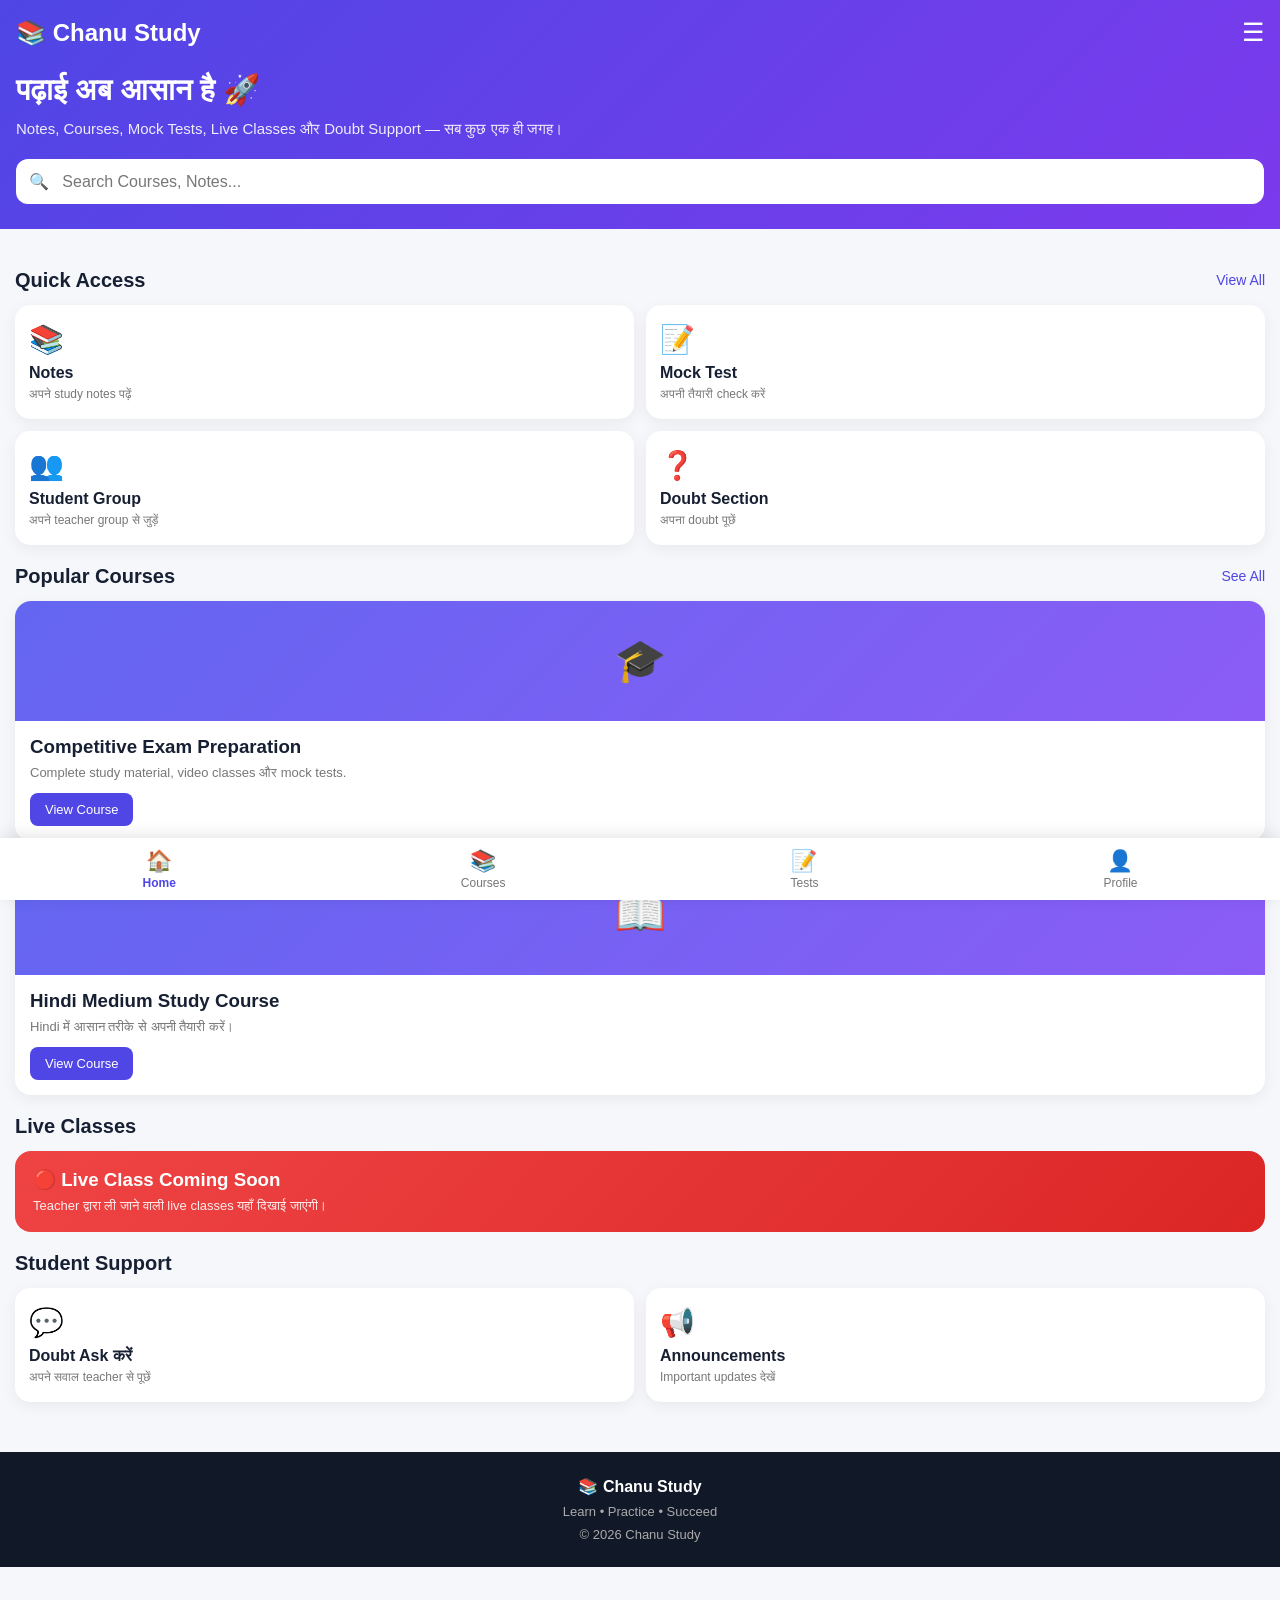
<file: index.html>
<!DOCTYPE html><!DOCTYPE html>
<html lang="hi">
<head>
<meta charset="UTF-8">
<meta name="viewport" content="width=device-width, initial-scale=1.0">

<title>Chanu Study</title>

<style>
*{
  margin:0;
  padding:0;
  box-sizing:border-box;
  font-family:Arial,sans-serif;
}

body{
  background:#f5f7fb;
  color:#172033;
}

/* HEADER */
header{
  background:linear-gradient(135deg,#4f46e5,#7c3aed);
  color:white;
  padding:18px 16px 25px;
}

.top{
  display:flex;
  align-items:center;
  justify-content:space-between;
}

.logo{
  font-size:24px;
  font-weight:bold;
}

.menu{
  font-size:25px;
}

/* HERO */
.hero{
  margin-top:25px;
}

.hero h1{
  font-size:30px;
  margin-bottom:10px;
}

.hero p{
  font-size:15px;
  opacity:.9;
  line-height:1.5;
}

.search{
  margin-top:18px;
  background:white;
  border-radius:12px;
  padding:13px;
  color:#777;
}

/* MAIN */
main{
  padding:20px 15px;
}

.section-title{
  display:flex;
  justify-content:space-between;
  align-items:center;
  margin:20px 0 13px;
}

.section-title h2{
  font-size:20px;
}

.section-title span{
  color:#4f46e5;
  font-size:14px;
}

/* QUICK MENU */
.quick{
  display:grid;
  grid-template-columns:repeat(2,1fr);
  gap:12px;
}

.card{
  background:white;
  padding:18px 14px;
  border-radius:15px;
  box-shadow:0 4px 15px rgba(0,0,0,.06);
}

.icon{
  font-size:28px;
  margin-bottom:8px;
}

.card h3{
  font-size:16px;
  margin-bottom:5px;
}

.card p{
  font-size:12px;
  color:#777;
}

/* COURSE */
.course{
  background:white;
  border-radius:16px;
  margin-bottom:14px;
  overflow:hidden;
  box-shadow:0 4px 15px rgba(0,0,0,.06);
}

.course-img{
  height:120px;
  background:linear-gradient(135deg,#6366f1,#8b5cf6);
  display:flex;
  align-items:center;
  justify-content:center;
  color:white;
  font-size:42px;
}

.course-content{
  padding:15px;
}

.course-content h3{
  margin-bottom:7px;
}

.course-content p{
  font-size:13px;
  color:#777;
}

.btn{
  display:inline-block;
  margin-top:12px;
  padding:9px 15px;
  background:#4f46e5;
  color:white;
  border-radius:8px;
  text-decoration:none;
  font-size:13px;
}

/* LIVE */
.live{
  background:linear-gradient(135deg,#ef4444,#dc2626);
  color:white;
  padding:18px;
  border-radius:16px;
  margin-top:10px;
}

.live h3{
  margin-bottom:7px;
}

.live p{
  font-size:13px;
  opacity:.9;
}

/* FOOTER */
footer{
  background:#111827;
  color:white;
  text-align:center;
  padding:25px 15px;
  margin-top:30px;
}

footer p{
  font-size:13px;
  color:#aaa;
  margin-top:8px;
}

/* BOTTOM NAV */
.bottom-nav{
  position:fixed;
  bottom:0;
  left:0;
  right:0;
  background:white;
  height:62px;
  display:flex;
  justify-content:space-around;
  align-items:center;
  box-shadow:0 -3px 15px rgba(0,0,0,.1);
}

.nav-item{
  text-align:center;
  font-size:12px;
  color:#777;
}

.nav-item.active{
  color:#4f46e5;
  font-weight:bold;
}

.nav-icon{
  font-size:21px;
  display:block;
  margin-bottom:3px;
}

body{
  padding-bottom:70px;
}
</style>
</head>

<body>

<header>

  <div class="top">
    <div class="logo">📚 Chanu Study</div>
    <div class="menu">☰</div>
  </div>

  <div class="hero">
    <h1>पढ़ाई अब आसान है 🚀</h1>
    <p>
      Notes, Courses, Mock Tests, Live Classes और Doubt Support —
      सब कुछ एक ही जगह।
    </p>

    <div class="search">
      🔍 &nbsp; Search Courses, Notes...
    </div>
  </div>

</header>


<main>

  <!-- QUICK ACCESS -->
  <div class="section-title">
    <h2>Quick Access</h2>
    <span>View All</span>
  </div>

  <div class="quick">

    <div class="card">
      <div class="icon">📚</div>
      <h3>Notes</h3>
      <p>अपने study notes पढ़ें</p>
    </div>

    <div class="card">
      <div class="icon">📝</div>
      <h3>Mock Test</h3>
      <p>अपनी तैयारी check करें</p>
    </div>

    <div class="card">
      <div class="icon">👥</div>
      <h3>Student Group</h3>
      <p>अपने teacher group से जुड़ें</p>
    </div>

    <div class="card">
      <div class="icon">❓</div>
      <h3>Doubt Section</h3>
      <p>अपना doubt पूछें</p>
    </div>

  </div>


  <!-- COURSES -->
  <div class="section-title">
    <h2>Popular Courses</h2>
    <span>See All</span>
  </div>

  <div class="course">

    <div class="course-img">
      🎓
    </div>

    <div class="course-content">
      <h3>Competitive Exam Preparation</h3>
      <p>
        Complete study material, video classes और mock tests.
      </p>

      <a href="#" class="btn">View Course</a>
    </div>

  </div>


  <div class="course">

    <div class="course-img">
      📖
    </div>

    <div class="course-content">
      <h3>Hindi Medium Study Course</h3>
      <p>
        Hindi में आसान तरीके से अपनी तैयारी करें।
      </p>

      <a href="#" class="btn">View Course</a>
    </div>

  </div>


  <!-- LIVE CLASS -->
  <div class="section-title">
    <h2>Live Classes</h2>
  </div>

  <div class="live">
    <h3>🔴 Live Class Coming Soon</h3>
    <p>
      Teacher द्वारा ली जाने वाली live classes यहाँ दिखाई जाएंगी।
    </p>
  </div>


  <!-- STUDENT SUPPORT -->
  <div class="section-title">
    <h2>Student Support</h2>
  </div>

  <div class="quick">

    <div class="card">
      <div class="icon">💬</div>
      <h3>Doubt Ask करें</h3>
      <p>अपने सवाल teacher से पूछें</p>
    </div>

    <div class="card">
      <div class="icon">📢</div>
      <h3>Announcements</h3>
      <p>Important updates देखें</p>
    </div>

  </div>

</main>


<footer>

  <strong>📚 Chanu Study</strong>

  <p>
    Learn • Practice • Succeed
  </p>

  <p>
    © 2026 Chanu Study
  </p>

</footer>


<!-- BOTTOM NAVIGATION -->

<div class="bottom-nav">

  <div class="nav-item active">
    <span class="nav-icon">🏠</span>
    Home
  </div>

  <div class="nav-item">
    <span class="nav-icon">📚</span>
    Courses
  </div>

  <div class="nav-item">
    <span class="nav-icon">📝</span>
    Tests
  </div>

  <div class="nav-item">
    <span class="nav-icon">👤</span>
    Profile
  </div>

</div>

</body>
</html>
<html>

<head>
  <meta charset="UTF-8">
  <meta name="viewport" content="width=device-width, initial-scale=1">
  <title></title>
</head>

<body>
  
</body>

</html>
</file>
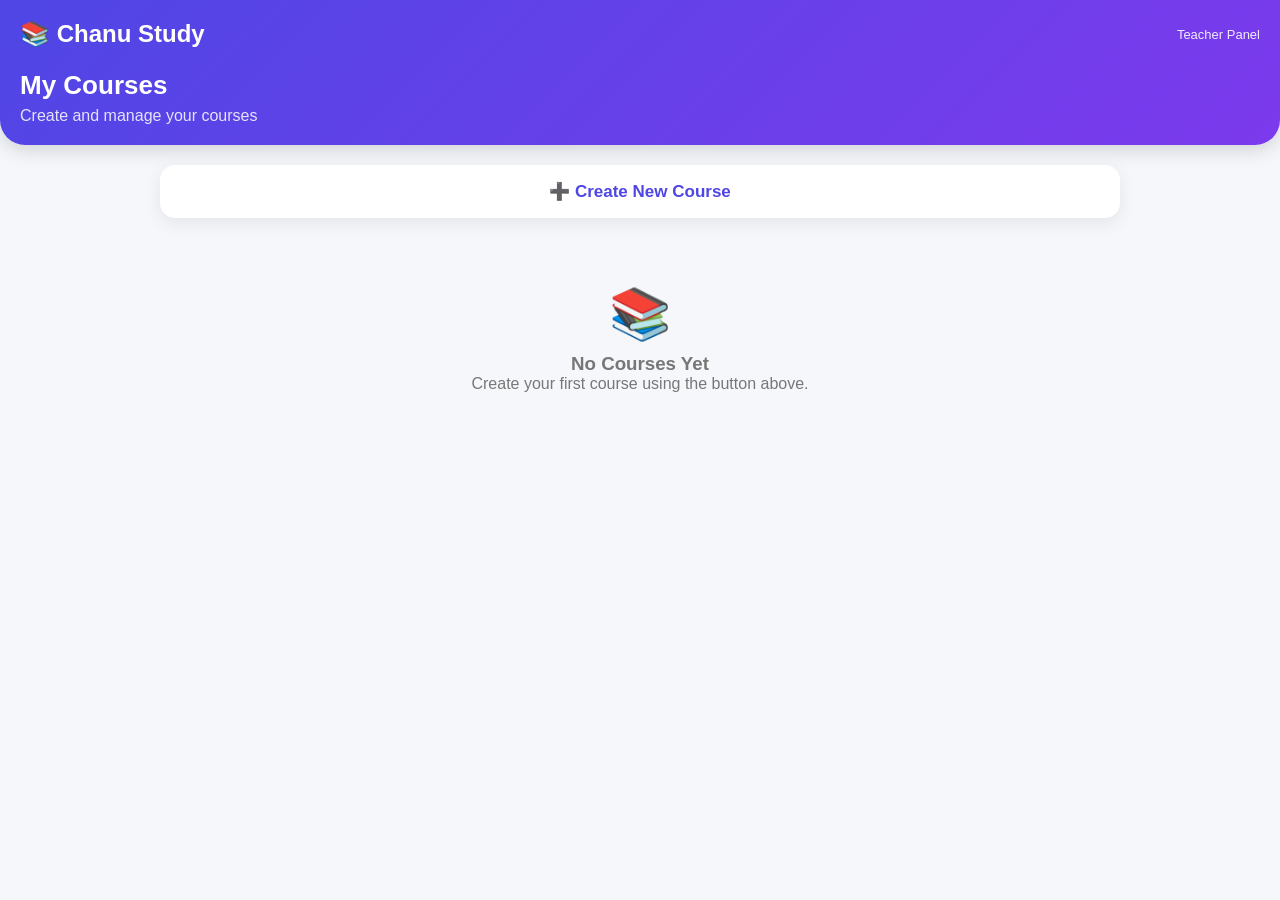
<file: course.html>
<!DOCTYPE html><!DOCTYPE html>
<html lang="hi">
<head>
<meta charset="UTF-8">
<meta name="viewport" content="width=device-width, initial-scale=1.0">

<title>Chanu Study - Courses</title>

<style>
*{
  margin:0;
  padding:0;
  box-sizing:border-box;
  font-family:Arial, sans-serif;
}

body{
  background:#f5f7fb;
  color:#182033;
}

/* HEADER */
header{
  background:linear-gradient(135deg,#4f46e5,#7c3aed);
  color:white;
  padding:20px;
  border-radius:0 0 25px 25px;
  box-shadow:0 5px 20px rgba(0,0,0,.15);
}

.header-top{
  display:flex;
  justify-content:space-between;
  align-items:center;
}

.logo{
  font-size:24px;
  font-weight:bold;
}

.teacher{
  font-size:13px;
  opacity:.9;
}

.header-title{
  margin-top:22px;
}

.header-title h1{
  font-size:26px;
}

.header-title p{
  margin-top:6px;
  opacity:.85;
}

/* MAIN */
.container{
  padding:20px;
  max-width:1000px;
  margin:auto;
}

/* ADD BUTTON */
.add-btn{
  width:100%;
  padding:16px;
  border:0;
  border-radius:15px;
  background:#fff;
  color:#4f46e5;
  font-size:17px;
  font-weight:bold;
  box-shadow:0 5px 18px rgba(0,0,0,.08);
  cursor:pointer;
  margin-bottom:22px;
}

.add-btn:active{
  transform:scale(.98);
}

/* FORM */
.form-box{
  display:none;
  background:white;
  padding:20px;
  border-radius:20px;
  box-shadow:0 8px 25px rgba(0,0,0,.08);
  margin-bottom:25px;
}

.form-box h2{
  margin-bottom:18px;
}

input, textarea, select{
  width:100%;
  padding:13px;
  margin-bottom:13px;
  border:1px solid #ddd;
  border-radius:12px;
  outline:none;
  font-size:15px;
}

textarea{
  height:90px;
  resize:none;
}

.save-btn{
  width:100%;
  padding:14px;
  border:0;
  border-radius:12px;
  background:#4f46e5;
  color:white;
  font-size:16px;
  font-weight:bold;
  cursor:pointer;
}

/* COURSE GRID */
.course-grid{
  display:grid;
  grid-template-columns:repeat(auto-fit,minmax(260px,1fr));
  gap:18px;
}

.course-card{
  background:white;
  border-radius:20px;
  overflow:hidden;
  box-shadow:0 6px 20px rgba(0,0,0,.08);
}

.course-img{
  width:100%;
  height:150px;
  object-fit:cover;
  background:#e5e7eb;
}

.course-content{
  padding:17px;
}

.course-content h3{
  font-size:19px;
  margin-bottom:7px;
}

.course-content p{
  color:#6b7280;
  font-size:14px;
  line-height:1.5;
}

.subject{
  display:inline-block;
  margin:10px 0;
  padding:6px 10px;
  background:#eef2ff;
  color:#4f46e5;
  border-radius:20px;
  font-size:12px;
  font-weight:bold;
}

.price{
  font-size:18px;
  font-weight:bold;
  margin-top:5px;
}

.actions{
  display:flex;
  gap:8px;
  margin-top:15px;
}

.actions button{
  flex:1;
  padding:10px;
  border:0;
  border-radius:10px;
  cursor:pointer;
  font-weight:bold;
}

.edit{
  background:#eef2ff;
  color:#4f46e5;
}

.delete{
  background:#fee2e2;
  color:#dc2626;
}

/* EMPTY */
.empty{
  text-align:center;
  padding:45px 20px;
  color:#777;
}

.empty-icon{
  font-size:50px;
  margin-bottom:10px;
}

/* MOBILE */
@media(max-width:600px){
  .container{
    padding:15px;
  }

  .course-grid{
    grid-template-columns:1fr;
  }
}
</style>
</head>

<body>

<header>

  <div class="header-top">
    <div class="logo">📚 Chanu Study</div>
    <div class="teacher">Teacher Panel</div>
  </div>

  <div class="header-title">
    <h1>My Courses</h1>
    <p>Create and manage your courses</p>
  </div>

</header>


<div class="container">

  <!-- NEW COURSE BUTTON -->

  <button class="add-btn" onclick="openForm()">
    ➕ Create New Course
  </button>


  <!-- COURSE FORM -->

  <div class="form-box" id="courseForm">

    <h2 id="formTitle">Create New Course</h2>

    <input
      type="text"
      id="courseName"
      placeholder="Course Name"
    >

    <input
      type="text"
      id="subject"
      placeholder="Subject / Class"
    >

    <textarea
      id="description"
      placeholder="Course description..."
    ></textarea>

    <select id="priceType">
      <option value="Free">Free Course</option>
      <option value="Paid">Paid Course</option>
    </select>

    <input
      type="number"
      id="price"
      placeholder="Price (₹) - Paid course ke liye"
    >

    <input
      type="text"
      id="image"
      placeholder="Course Image URL"
    >

    <button class="save-btn" onclick="saveCourse()">
      💾 Save Course
    </button>

  </div>


  <!-- COURSE LIST -->

  <div id="courseList" class="course-grid"></div>

</div>


<script>

let courses = JSON.parse(localStorage.getItem("chanuCourses")) || [];

let editIndex = -1;


/* OPEN FORM */

function openForm(){

  document.getElementById("courseForm").style.display = "block";

  document.getElementById("courseName").focus();

}


/* SAVE COURSE */

function saveCourse(){

  const name =
    document.getElementById("courseName").value.trim();

  const subject =
    document.getElementById("subject").value.trim();

  const description =
    document.getElementById("description").value.trim();

  const priceType =
    document.getElementById("priceType").value;

  const price =
    document.getElementById("price").value;

  const image =
    document.getElementById("image").value.trim();


  if(!name){

    alert("Please enter course name");

    return;

  }


  const course = {

    name:name,

    subject:subject || "General",

    description:
      description || "Welcome to this course.",

    priceType:priceType,

    price:
      priceType === "Free"
      ? "Free"
      : "₹" + (price || "0"),

    image:
      image ||
      "https://images.unsplash.com/photo-1523240795612-9a054b0db644?auto=format&fit=crop&w=800&q=80"

  };


  if(editIndex === -1){

    courses.push(course);

  }else{

    courses[editIndex] = course;

    editIndex = -1;

    document.getElementById("formTitle").innerText =
      "Create New Course";

  }


  localStorage.setItem(
    "chanuCourses",
    JSON.stringify(courses)
  );


  clearForm();

  document.getElementById("courseForm").style.display = "none";

  displayCourses();

}


/* DISPLAY COURSES */

function displayCourses(){

  const list =
    document.getElementById("courseList");


  if(courses.length === 0){

    list.innerHTML = `

      <div class="empty">

        <div class="empty-icon">📚</div>

        <h3>No Courses Yet</h3>

        <p>Create your first course using the button above.</p>

      </div>

    `;

    return;

  }


  list.innerHTML = "";


  courses.forEach((course,index)=>{

    list.innerHTML += `

      <div class="course-card">

        <img
          class="course-img"
          src="${course.image}"
          onerror="this.src='https://images.unsplash.com/photo-1523240795612-9a054b0db644?auto=format&fit=crop&w=800&q=80'"
        >

        <div class="course-content">

          <span class="subject">
            ${course.subject}
          </span>

          <h3>
            ${course.name}
          </h3>

          <p>
            ${course.description}
          </p>

          <div class="price">
            ${course.price}
          </div>

          <div class="actions">

            <button
              class="edit"
              onclick="editCourse(${index})"
            >
              ✏️ Edit
            </button>

            <button
              class="delete"
              onclick="deleteCourse(${index})"
            >
              🗑️ Delete
            </button>

          </div>

        </div>

      </div>

    `;

  });

}


/* EDIT */

function editCourse(index){

  const course = courses[index];

  document.getElementById("courseForm").style.display =
    "block";

  document.getElementById("formTitle").innerText =
    "Edit Course";

  document.getElementById("courseName").value =
    course.name;

  document.getElementById("subject").value =
    course.subject;

  document.getElementById("description").value =
    course.description;

  document.getElementById("priceType").value =
    course.priceType;

  document.getElementById("price").value =
    course.priceType === "Paid"
    ? course.price.replace("₹","")
    : "";

  document.getElementById("image").value =
    course.image;

  editIndex = index;

  window.scrollTo({
    top:250,
    behavior:"smooth"
  });

}


/* DELETE */

function deleteCourse(index){

  const confirmDelete =
    confirm("Delete this course?");

  if(!confirmDelete) return;


  courses.splice(index,1);


  localStorage.setItem(
    "chanuCourses",
    JSON.stringify(courses)
  );


  displayCourses();

}


/* CLEAR FORM */

function clearForm(){

  document.getElementById("courseName").value = "";

  document.getElementById("subject").value = "";

  document.getElementById("description").value = "";

  document.getElementById("priceType").value = "Free";

  document.getElementById("price").value = "";

  document.getElementById("image").value = "";

}


/* LOAD */

displayCourses();

</script>

</body>
</html>
<html>

<head>
  <meta charset="UTF-8">
  <meta name="viewport" content="width=device-width, initial-scale=1">
  <title></title>
</head>

<body>
  
</body>

</html>
</file>
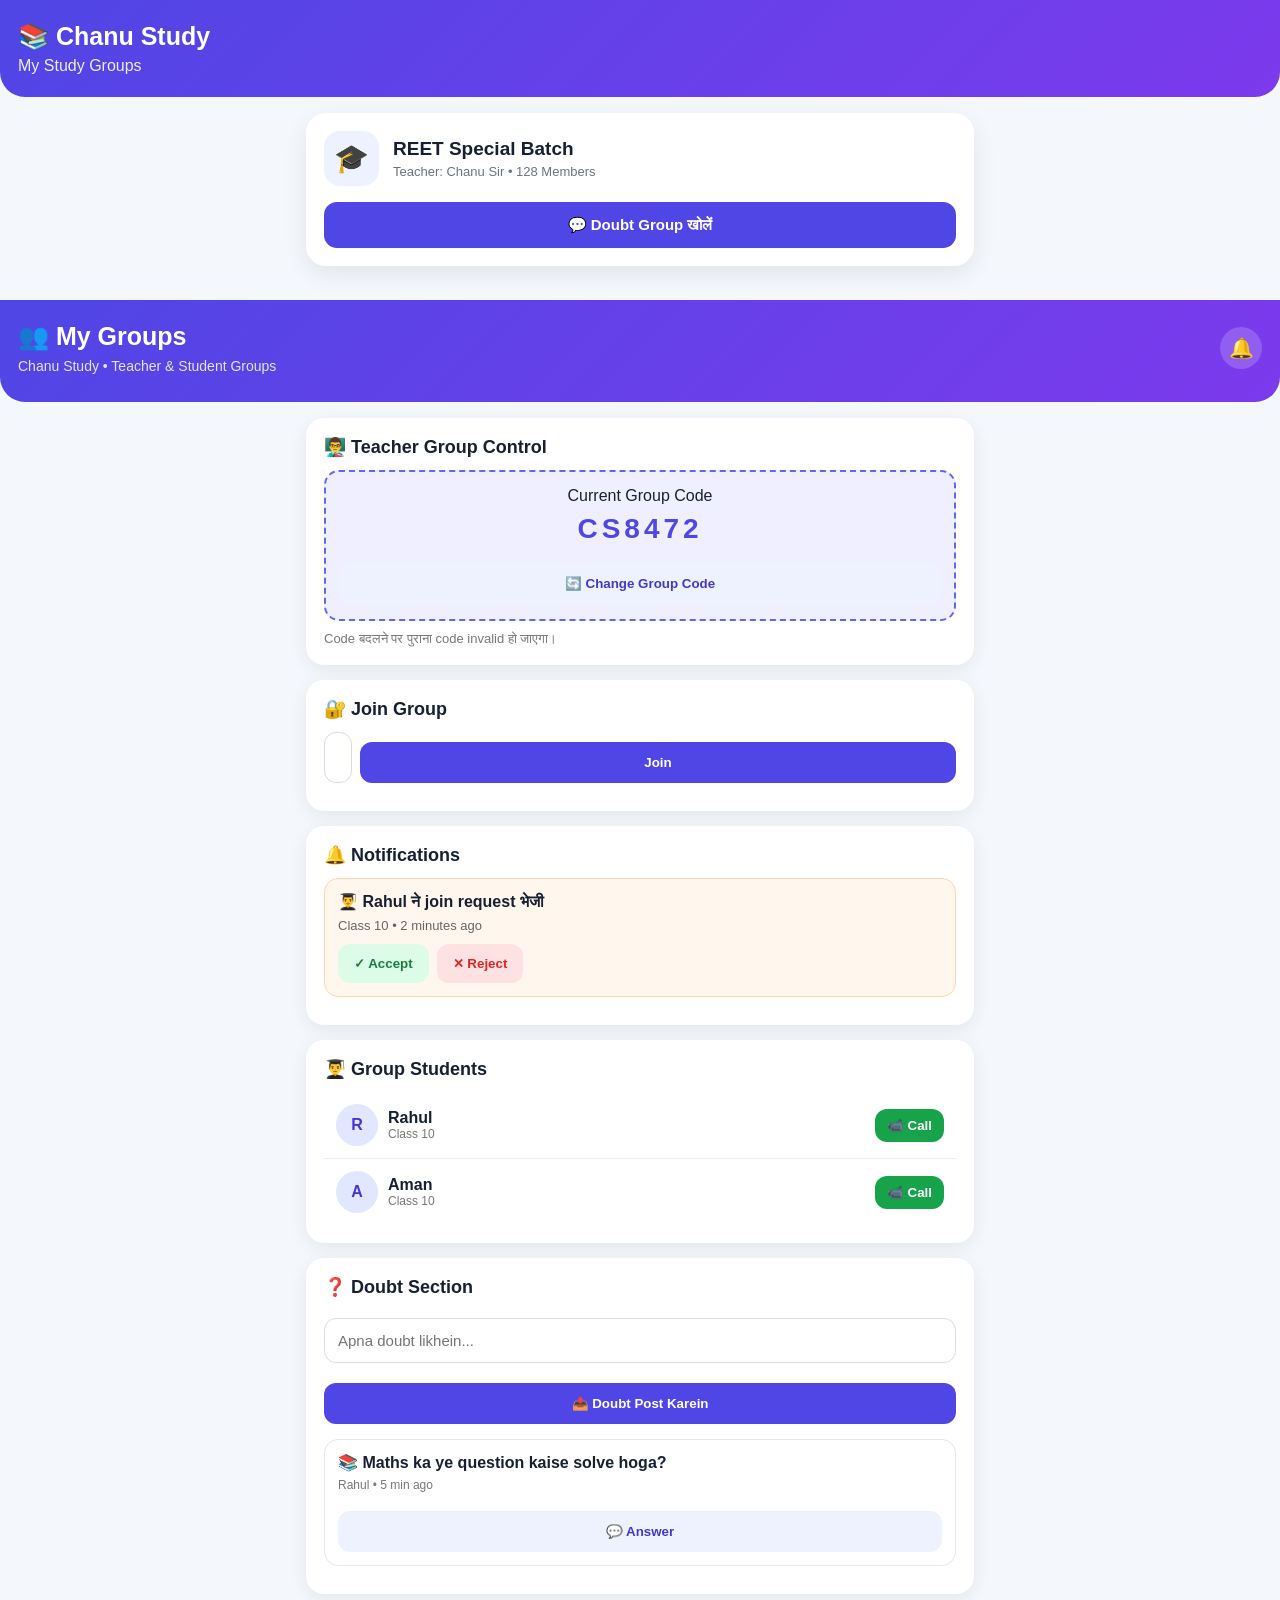
<file: group.html>
<!DOCTYPE html><!DOCTYPE html>
<html lang="hi">
<head>
<meta charset="UTF-8">
<meta name="viewport" content="width=device-width, initial-scale=1.0">

<title>Chanu Study - Groups</title>

<style>
*{
    margin:0;
    padding:0;
    box-sizing:border-box;
    font-family:Arial,sans-serif;
}

body{
    background:#f4f7fb;
    color:#172033;
}

/* HEADER */
.header{
    background:linear-gradient(135deg,#4f46e5,#7c3aed);
    color:white;
    padding:22px 18px;
    border-radius:0 0 25px 25px;
}

.header h1{
    font-size:25px;
}

.header p{
    margin-top:6px;
    opacity:.9;
}

/* CONTAINER */
.container{
    max-width:700px;
    margin:auto;
    padding:18px;
}

/* GROUP CARD */
.group-card{
    background:white;
    border-radius:20px;
    padding:18px;
    margin-bottom:18px;
    box-shadow:0 8px 25px rgba(0,0,0,.08);
}

.group-top{
    display:flex;
    align-items:center;
    gap:14px;
}

.group-icon{
    width:55px;
    height:55px;
    border-radius:16px;
    background:#eef2ff;
    display:flex;
    align-items:center;
    justify-content:center;
    font-size:28px;
}

.group-info h2{
    font-size:19px;
}

.group-info p{
    color:#6b7280;
    font-size:13px;
    margin-top:4px;
}

/* BUTTON */
button{
    border:0;
    cursor:pointer;
}

.doubt-btn{
    width:100%;
    margin-top:16px;
    padding:14px;
    border-radius:13px;
    background:#4f46e5;
    color:white;
    font-size:15px;
    font-weight:bold;
}

.doubt-btn:hover{
    opacity:.9;
}

/* MODAL */
.modal{
    display:none;
    position:fixed;
    inset:0;
    background:rgba(0,0,0,.55);
    z-index:100;
    padding:20px;
    overflow:auto;
}

.modal-box{
    max-width:600px;
    margin:30px auto;
    background:white;
    border-radius:22px;
    padding:20px;
}

.modal-head{
    display:flex;
    justify-content:space-between;
    align-items:center;
    margin-bottom:18px;
}

.close{
    background:#f1f5f9;
    width:35px;
    height:35px;
    border-radius:50%;
    font-size:20px;
}

/* DOUBT GROUP */
.doubt-banner{
    background:linear-gradient(135deg,#eef2ff,#f5f3ff);
    padding:16px;
    border-radius:17px;
    margin-bottom:15px;
}

.doubt-banner h3{
    color:#4338ca;
}

.doubt-banner p{
    color:#64748b;
    font-size:13px;
    margin-top:5px;
}

/* ACCESS */
.access-box{
    background:#f8fafc;
    padding:16px;
    border-radius:16px;
    margin-top:15px;
}

.access-box h3{
    margin-bottom:10px;
}

input,textarea{
    width:100%;
    padding:13px;
    border:1px solid #dbe1ea;
    border-radius:12px;
    outline:none;
    margin-top:8px;
    font-size:14px;
}

textarea{
    resize:none;
    min-height:100px;
}

.primary{
    width:100%;
    padding:13px;
    margin-top:10px;
    background:#4f46e5;
    color:white;
    border-radius:12px;
    font-weight:bold;
}

.secondary{
    width:100%;
    padding:13px;
    margin-top:10px;
    background:#e2e8f0;
    color:#172033;
    border-radius:12px;
    font-weight:bold;
}

/* DOUBT COMPOSER */
.composer{
    margin-top:15px;
}

.file-row{
    display:flex;
    gap:8px;
    margin-top:10px;
}

.file-label{
    flex:1;
    background:#f1f5f9;
    padding:12px;
    border-radius:12px;
    text-align:center;
    cursor:pointer;
    font-size:13px;
}

.file-label input{
    display:none;
}

.post-btn{
    width:100%;
    margin-top:10px;
    padding:13px;
    background:#16a34a;
    color:white;
    border-radius:12px;
    font-weight:bold;
}

/* DOUBTS */
.doubt-card{
    background:#f8fafc;
    border:1px solid #e5e7eb;
    border-radius:16px;
    padding:15px;
    margin-top:14px;
}

.user-line{
    display:flex;
    justify-content:space-between;
    font-size:13px;
}

.user-name{
    font-weight:bold;
}

.role{
    color:#4f46e5;
}

.doubt-text{
    margin-top:10px;
    line-height:1.5;
}

.answer{
    background:#ecfdf5;
    padding:12px;
    border-radius:12px;
    margin-top:12px;
}

.answer strong{
    color:#15803d;
}

.answer-btn{
    margin-top:10px;
    padding:9px 12px;
    border-radius:10px;
    background:#4f46e5;
    color:white;
}

/* TEACHER PANEL */
.teacher-panel{
    display:none;
    margin-top:15px;
    background:#fff7ed;
    padding:15px;
    border-radius:16px;
}

.request{
    background:white;
    padding:12px;
    border-radius:12px;
    margin-top:10px;
}

.approve{
    background:#16a34a;
    color:white;
    padding:8px 12px;
    border-radius:8px;
    margin-top:8px;
}

.reject{
    background:#dc2626;
    color:white;
    padding:8px 12px;
    border-radius:8px;
    margin-top:8px;
    margin-left:5px;
}

.empty{
    text-align:center;
    padding:25px;
    color:#64748b;
}
</style>
</head>

<body>

<header class="header">
    <h1>📚 Chanu Study</h1>
    <p>My Study Groups</p>
</header>

<div class="container">

    <!-- GROUP -->
    <div class="group-card">

        <div class="group-top">
            <div class="group-icon">🎓</div>

            <div class="group-info">
                <h2>REET Special Batch</h2>
                <p>Teacher: Chanu Sir • 128 Members</p>
            </div>
        </div>

        <!-- DOUBT GROUP BUTTON -->
        <button class="doubt-btn"
        onclick="openDoubtGroup()">
            💬 Doubt Group खोलें
        </button>

    </div>

</div>


<!-- DOUBT GROUP MODAL -->

<div class="modal" id="doubtModal">

<div class="modal-box">

    <div class="modal-head">
        <h2>💬 Doubt Group</h2>

        <button class="close"
        onclick="closeDoubtGroup()">×</button>
    </div>


    <!-- INFO -->

    <div class="doubt-banner">

        <h3>📖 Student Doubt Community</h3>

        <p>
        यहाँ student अपने study doubts पूछ सकते हैं।
        Photo और video भी भेज सकते हैं।
        </p>

    </div>


    <!-- ACCESS BOX -->

    <div class="access-box" id="accessBox">

        <h3>🔐 Doubt Group Private है</h3>

        <p style="font-size:13px;color:#64748b;">
        Join करने के लिए Teacher Code डालें
        या Teacher से approval request भेजें।
        </p>

        <input
        type="text"
        id="teacherCode"
        placeholder="Teacher Code डालें">

        <button
        class="primary"
        onclick="joinWithCode()">
        🔑 Code से Join करें
        </button>

        <button
        class="secondary"
        onclick="sendJoinRequest()">
        📩 Teacher से Approval माँगें
        </button>

    </div>


    <!-- DOUBT AREA -->

    <div id="doubtArea" style="display:none;">

        <!-- STUDENT DOUBT POST -->

        <div class="composer">

            <h3>✍️ अपना Doubt पूछें</h3>

            <textarea
            id="doubtText"
            placeholder="अपना सवाल यहाँ लिखें..."></textarea>


            <div class="file-row">

                <label class="file-label">
                    📷 Photo
                    <input
                    type="file"
                    accept="image/*"
                    id="photoFile">
                </label>


                <label class="file-label">
                    🎥 Video
                    <input
                    type="file"
                    accept="video/*"
                    id="videoFile">
                </label>

            </div>


            <button
            class="post-btn"
            onclick="postDoubt()">
            🚀 Doubt Post करें
            </button>

        </div>


        <!-- TEACHER PANEL -->

        <div
        class="teacher-panel"
        id="teacherPanel">

            <h3>👨‍🏫 Teacher Control</h3>

            <p style="font-size:13px;color:#64748b;margin-top:5px;">
            Join requests को approve या reject करें।
            </p>

            <div id="requests"></div>

        </div>


        <!-- DOUBTS -->

        <div id="doubts">

            <div class="empty">
                अभी कोई नया doubt नहीं है।
            </div>

        </div>

    </div>

</div>
</div>


<script>

/* =========================
   DEMO DATA
========================= */

let isMember = false;

/*
Teacher code.
Real app में इसे JavaScript में नहीं रखना चाहिए।
Backend/database में secure रखना होगा।
*/

const TEACHER_CODE = "CHANU2026";


/* =========================
   OPEN / CLOSE
========================= */

function openDoubtGroup(){

    document.getElementById("doubtModal").style.display="block";

}

function closeDoubtGroup(){

    document.getElementById("doubtModal").style.display="none";

}


/* =========================
   JOIN WITH TEACHER CODE
========================= */

function joinWithCode(){

    const code =
    document.getElementById("teacherCode").value.trim();

    if(code === TEACHER_CODE){

        isMember=true;

        document.getElementById("accessBox").style.display="none";

        document.getElementById("doubtArea").style.display="block";

        alert("✅ आप Doubt Group में join हो गए!");

        showTeacherPanel();

    }

    else{

        alert("❌ Teacher Code गलत है!");

    }

}


/* =========================
   JOIN REQUEST
========================= */

function sendJoinRequest(){

    alert(
        "📩 आपकी Join Request Teacher को भेज दी गई है।\n\nTeacher approve करने के बाद आप Doubt Group में प्रवेश कर सकेंगे।"
    );

}


/* =========================
   TEACHER PANEL
========================= */

function showTeacherPanel(){

    /*
    Demo में teacher panel दिखाया जा रहा है।
    Real app में role database से आएगा।
    */

    const isTeacher = true;

    if(!isTeacher) return;

    document.getElementById("teacherPanel").style.display="block";

    const requests =
    document.getElementById("requests");

    requests.innerHTML = `

        <div class="request">

            <strong>Rahul Kumar</strong>

            <p style="font-size:13px;color:#64748b;">
            Class 12 • Join Request
            </p>

            <button
            class="approve"
            onclick="approveStudent(this)">
            Approve
            </button>

            <button
            class="reject"
            onclick="rejectStudent(this)">
            Reject
            </button>

        </div>

    `;

}


/* =========================
   APPROVE STUDENT
========================= */

function approveStudent(button){

    button.parentElement.innerHTML = `

        <strong>Rahul Kumar</strong>

        <p style="color:#16a34a;margin-top:5px;">
        ✅ Approved
        </p>

    `;

    alert("Student को Doubt Group में approve कर दिया गया।");

}


/* =========================
   REJECT STUDENT
========================= */

function rejectStudent(button){

    button.parentElement.remove();

    alert("Student की request reject कर दी गई।");

}


/* =========================
   POST DOUBT
========================= */

function postDoubt(){

    if(!isMember){

        alert("पहले Doubt Group join करें।");

        return;
    }


    const text =
    document.getElementById("doubtText").value.trim();

    const photo =
    document.getElementById("photoFile").files[0];

    const video =
    document.getElementById("videoFile").files[0];


    if(!text && !photo && !video){

        alert("कृपया अपना doubt लिखें या Photo/Video लगाएँ।");

        return;
    }


    const doubtBox =
    document.getElementById("doubts");


    const empty =
    doubtBox.querySelector(".empty");

    if(empty){

        empty.remove();

    }


    let mediaHTML="";


    if(photo){

        mediaHTML += `
            <p style="margin-top:10px;">
            📷 Photo attached: ${photo.name}
            </p>
        `;

    }


    if(video){

        mediaHTML += `
            <p style="margin-top:10px;">
            🎥 Video attached: ${video.name}
            </p>
        `;

    }


    const doubt = document.createElement("div");

    doubt.className="doubt-card";


    doubt.innerHTML = `

        <div class="user-line">

            <span class="user-name">
            👨‍🎓 You
            </span>

            <span class="role">
            Student
            </span>

        </div>


        <div class="doubt-text">
            ${escapeHTML(text)}
        </div>

        ${mediaHTML}


        <button
        class="answer-btn"
        onclick="answerDoubt(this)">
        💡 Answer करें
        </button>

    `;


    doubtBox.prepend(doubt);


    document.getElementById("doubtText").value="";

    document.getElementById("photoFile").value="";

    document.getElementById("videoFile").value="";


    alert("✅ आपका Doubt पोस्ट हो गया!");

}


/* =========================
   ANSWER DOUBT
========================= */

function answerDoubt(button){

    const answer =
    prompt("अपना answer लिखें:");

    if(!answer) return;


    const card =
    button.parentElement;


    const answerBox =
    document.createElement("div");

    answerBox.className="answer";


    answerBox.innerHTML = `

        <strong>👨‍🏫 Answer</strong>

        <p style="margin-top:6px;">
        ${escapeHTML(answer)}
        </p>

    `;


    card.appendChild(answerBox);


    button.remove();

}


/* =========================
   SAFE TEXT
========================= */

function escapeHTML(text){

    return text
    .replace(/&/g,"&amp;")
    .replace(/</g,"&lt;")
    .replace(/>/g,"&gt;")
    .replace(/"/g,"&quot;")
    .replace(/'/g,"&#039;");

}

</script>

</body>
</html>
<html>

<head>
  <meta charset="UTF-8">
  <meta name="viewport" content="width=device-width, initial-scale=1">
  <title></title>
</head>

<body>
  
</body>

</html><!DOCTYPE html>
<html lang="hi">
<head>
<meta charset="UTF-8">
<meta name="viewport" content="width=device-width, initial-scale=1.0">

<title>Chanu Study - Groups</title>

<style>
*{
  margin:0;
  padding:0;
  box-sizing:border-box;
  font-family:Arial,sans-serif;
}

body{
  background:#f4f7fb;
  color:#172033;
}

header{
  background:linear-gradient(135deg,#4f46e5,#7c3aed);
  color:white;
  padding:22px 18px 28px;
  border-radius:0 0 25px 25px;
}

.header-top{
  display:flex;
  justify-content:space-between;
  align-items:center;
}

header h1{
  font-size:25px;
}

.header-sub{
  margin-top:7px;
  opacity:.85;
  font-size:14px;
}

.bell{
  width:42px;
  height:42px;
  border-radius:50%;
  background:rgba(255,255,255,.18);
  display:flex;
  align-items:center;
  justify-content:center;
  font-size:20px;
  cursor:pointer;
}

.container{
  padding:16px;
  max-width:700px;
  margin:auto;
}

.card{
  background:white;
  border-radius:18px;
  padding:18px;
  margin-bottom:15px;
  box-shadow:0 5px 18px rgba(20,30,60,.07);
}

.card h2{
  font-size:18px;
  margin-bottom:12px;
}

.group-code{
  background:#f0efff;
  border:2px dashed #6366f1;
  border-radius:15px;
  padding:15px;
  text-align:center;
}

.code{
  font-size:28px;
  font-weight:bold;
  letter-spacing:4px;
  color:#4f46e5;
  margin:8px 0;
}

button{
  border:0;
  border-radius:12px;
  padding:12px 16px;
  cursor:pointer;
  font-weight:bold;
}

.primary{
  background:#4f46e5;
  color:white;
}

.secondary{
  background:#eef2ff;
  color:#4338ca;
}

.danger{
  background:#fee2e2;
  color:#dc2626;
}

.success{
  background:#dcfce7;
  color:#15803d;
}

.input{
  width:100%;
  padding:13px;
  border:1px solid #d8dce7;
  border-radius:12px;
  outline:none;
  margin-bottom:10px;
  font-size:15px;
}

.join-box{
  display:flex;
  gap:8px;
}

.join-box input{
  flex:1;
  margin:0;
}

.notification{
  background:#fff7ed;
  border:1px solid #fed7aa;
  border-radius:14px;
  padding:13px;
  margin-bottom:10px;
}

.notification strong{
  display:block;
  margin-bottom:5px;
}

.actions{
  display:flex;
  gap:8px;
  margin-top:10px;
}

.student{
  display:flex;
  align-items:center;
  justify-content:space-between;
  padding:12px;
  border-bottom:1px solid #eee;
}

.student:last-child{
  border-bottom:0;
}

.avatar{
  width:42px;
  height:42px;
  border-radius:50%;
  background:#e0e7ff;
  display:flex;
  align-items:center;
  justify-content:center;
  font-weight:bold;
  color:#4338ca;
}

.student-info{
  display:flex;
  align-items:center;
  gap:10px;
}

.doubt{
  border:1px solid #e5e7eb;
  padding:13px;
  border-radius:14px;
  margin-bottom:10px;
}

.doubt-title{
  font-weight:bold;
  margin-bottom:6px;
}

.doubt-meta{
  color:#777;
  font-size:12px;
  margin-bottom:9px;
}

.reply{
  background:#f8fafc;
  padding:10px;
  border-radius:10px;
  margin-top:8px;
  font-size:14px;
}

.call-btn{
  background:#16a34a;
  color:white;
  padding:9px 12px;
}

.empty{
  text-align:center;
  color:#777;
  padding:10px;
}

.modal{
  display:none;
  position:fixed;
  inset:0;
  background:rgba(0,0,0,.55);
  align-items:center;
  justify-content:center;
  padding:20px;
  z-index:10;
}

.modal-box{
  background:white;
  width:100%;
  max-width:400px;
  border-radius:20px;
  padding:20px;
}

.modal-box h2{
  margin-bottom:12px;
}

.video-area{
  background:#111827;
  height:230px;
  border-radius:16px;
  display:flex;
  align-items:center;
  justify-content:center;
  color:white;
  font-size:50px;
  margin:15px 0;
}

.close{
  width:100%;
  background:#e5e7eb;
}
</style>
</head>

<body>

<header>
  <div class="header-top">
    <div>
      <h1>👥 My Groups</h1>
      <div class="header-sub">Chanu Study • Teacher & Student Groups</div>
    </div>

    <div class="bell" onclick="showNotifications()">
      🔔
    </div>
  </div>
</header>

<div class="container">

  <!-- TEACHER GROUP CONTROL -->
  <div class="card">
    <h2>👨‍🏫 Teacher Group Control</h2>

    <div class="group-code">
      <div>Current Group Code</div>
      <div class="code" id="groupCode">CS8472</div>

      <button class="secondary" onclick="changeCode()">
        🔄 Change Group Code
      </button>
    </div>

    <p style="font-size:13px;color:#777;margin-top:10px;">
      Code बदलने पर पुराना code invalid हो जाएगा।
    </p>
  </div>


  <!-- JOIN GROUP -->
  <div class="card">
    <h2>🔐 Join Group</h2>

    <div class="join-box">
      <input
        id="joinCode"
        class="input"
        placeholder="Group Code डालें"
      >

      <button class="primary" onclick="requestJoin()">
        Join
      </button>
    </div>

    <p id="joinMessage"
       style="font-size:13px;margin-top:10px;"></p>
  </div>


  <!-- NOTIFICATIONS -->
  <div class="card" id="notificationCard">
    <h2>🔔 Notifications</h2>

    <div class="notification">
      <strong>👨‍🎓 Rahul ने join request भेजी</strong>
      <span style="font-size:13px;color:#666;">
        Class 10 • 2 minutes ago
      </span>

      <div class="actions">
        <button class="success" onclick="approveStudent()">
          ✓ Accept
        </button>

        <button class="danger" onclick="rejectStudent(this)">
          ✕ Reject
        </button>
      </div>
    </div>

    <div id="approvedMessage"></div>
  </div>


  <!-- STUDENTS -->
  <div class="card">
    <h2>👨‍🎓 Group Students</h2>

    <div class="student">
      <div class="student-info">
        <div class="avatar">R</div>
        <div>
          <strong>Rahul</strong>
          <div style="font-size:12px;color:#777;">
            Class 10
          </div>
        </div>
      </div>

      <button class="call-btn"
              onclick="startCall('Rahul')">
        📹 Call
      </button>
    </div>

    <div class="student">
      <div class="student-info">
        <div class="avatar">A</div>
        <div>
          <strong>Aman</strong>
          <div style="font-size:12px;color:#777;">
            Class 10
          </div>
        </div>
      </div>

      <button class="call-btn"
              onclick="startCall('Aman')">
        📹 Call
      </button>
    </div>
  </div>


  <!-- DOUBT SECTION -->
  <div class="card">
    <h2>❓ Doubt Section</h2>

    <input
      id="doubtText"
      class="input"
      placeholder="Apna doubt likhein..."
    >

    <button class="primary" onclick="postDoubt()">
      📤 Doubt Post Karein
    </button>

    <div id="doubtList" style="margin-top:15px;">

      <div class="doubt">
        <div class="doubt-title">
          📚 Maths ka ye question kaise solve hoga?
        </div>

        <div class="doubt-meta">
          Rahul • 5 min ago
        </div>

        <button class="secondary"
                onclick="replyDoubt(this)">
          💬 Answer
        </button>
      </div>

    </div>
  </div>

</div>


<!-- NOTIFICATION MODAL -->
<div class="modal" id="notificationModal">
  <div class="modal-box">

    <h2>🔔 Notifications</h2>

    <div class="notification">
      <strong>New Join Request</strong>
      <p style="font-size:14px;">
        Rahul आपके group में join होना चाहता है।
      </p>

      <div class="actions">
        <button class="success" onclick="approveStudent()">
          Accept
        </button>

        <button class="danger" onclick="closeModal()">
          Reject
        </button>
      </div>
    </div>

    <button class="close" onclick="closeModal()">
      Close
    </button>

  </div>
</div>


<!-- VIDEO CALL MODAL -->
<div class="modal" id="callModal">
  <div class="modal-box">

    <h2>📹 Video Call</h2>

    <p id="callingText">
      Calling student...
    </p>

    <div class="video-area">
      👤
    </div>

    <p style="text-align:center;color:#777;font-size:13px;">
      Video call request भेजी जा रही है
    </p>

    <br>

    <button class="danger close"
            onclick="endCall()">
      End Call
    </button>

  </div>
</div>


<script>

let groupCode = "CS8472";


/* CHANGE GROUP CODE */
function changeCode(){

  const newCode =
    "CS" +
    Math.floor(1000 + Math.random() * 9000);

  groupCode = newCode;

  document.getElementById("groupCode")
    .innerText = newCode;

  alert(
    "✅ नया Group Code बन गया!\n\n" +
    "New Code: " + newCode
  );
}


/* JOIN REQUEST */
function requestJoin(){

  const entered =
    document.getElementById("joinCode").value
    .trim()
    .toUpperCase();

  const msg =
    document.getElementById("joinMessage");

  if(!entered){

    msg.innerText =
      "⚠️ पहले Group Code डालें।";

    msg.style.color = "#dc2626";
    return;
  }

  if(entered === groupCode){

    msg.innerText =
      "✅ Join request teacher को भेज दी गई है। Approval का इंतजार करें।";

    msg.style.color = "#15803d";

  }else{

    msg.innerText =
      "❌ गलत Group Code।";

    msg.style.color = "#dc2626";
  }
}


/* NOTIFICATIONS */
function showNotifications(){

  document.getElementById("notificationModal")
    .style.display = "flex";
}

function closeModal(){

  document.getElementById("notificationModal")
    .style.display = "none";
}


/* APPROVE STUDENT */
function approveStudent(){

  document.getElementById("approvedMessage").innerHTML = `
    <div style="
      background:#dcfce7;
      color:#15803d;
      padding:12px;
      border-radius:12px;
      margin-top:10px;
    ">
      ✅ Rahul को group में approve कर दिया गया।
    </div>
  `;

  closeModal();
}


/* REJECT */
function rejectStudent(button){

  button.closest(".notification").innerHTML = `
    <strong>❌ Join request rejected</strong>
    <span style="font-size:13px;color:#777;">
      Request reject कर दी गई।
    </span>
  `;
}


/* VIDEO CALL */
function startCall(student){

  document.getElementById("callingText")
    .innerText =
    "📞 " + student + " को video call request भेजी जा रही है...";

  document.getElementById("callModal")
    .style.display = "flex";
}


/* END CALL */
function endCall(){

  document.getElementById("callModal")
    .style.display = "none";

  alert("📞 Call ended");
}


/* POST DOUBT */
function postDoubt(){

  const input =
    document.getElementById("doubtText");

  const text = input.value.trim();

  if(!text){

    alert("पहले अपना doubt लिखें।");
    return;
  }

  const doubtList =
    document.getElementById("doubtList");

  const div =
    document.createElement("div");

  div.className = "doubt";

  div.innerHTML = `
    <div class="doubt-title">
      ❓ ${text}
    </div>

    <div class="doubt-meta">
      You • अभी
    </div>

    <button class="secondary"
            onclick="replyDoubt(this)">
      💬 Answer
    </button>
  `;

  doubtList.prepend(div);

  input.value = "";
}


/* REPLY */
function replyDoubt(button){

  const reply =
    prompt("अपना answer लिखें:");

  if(reply && reply.trim()){

    const div =
      document.createElement("div");

    div.className = "reply";

    div.innerHTML =
      "👨‍🏫 <strong>Teacher:</strong> " +
      reply;

    button.parentElement.appendChild(div);
  }
}

</script>

</body>
</html>
</file>
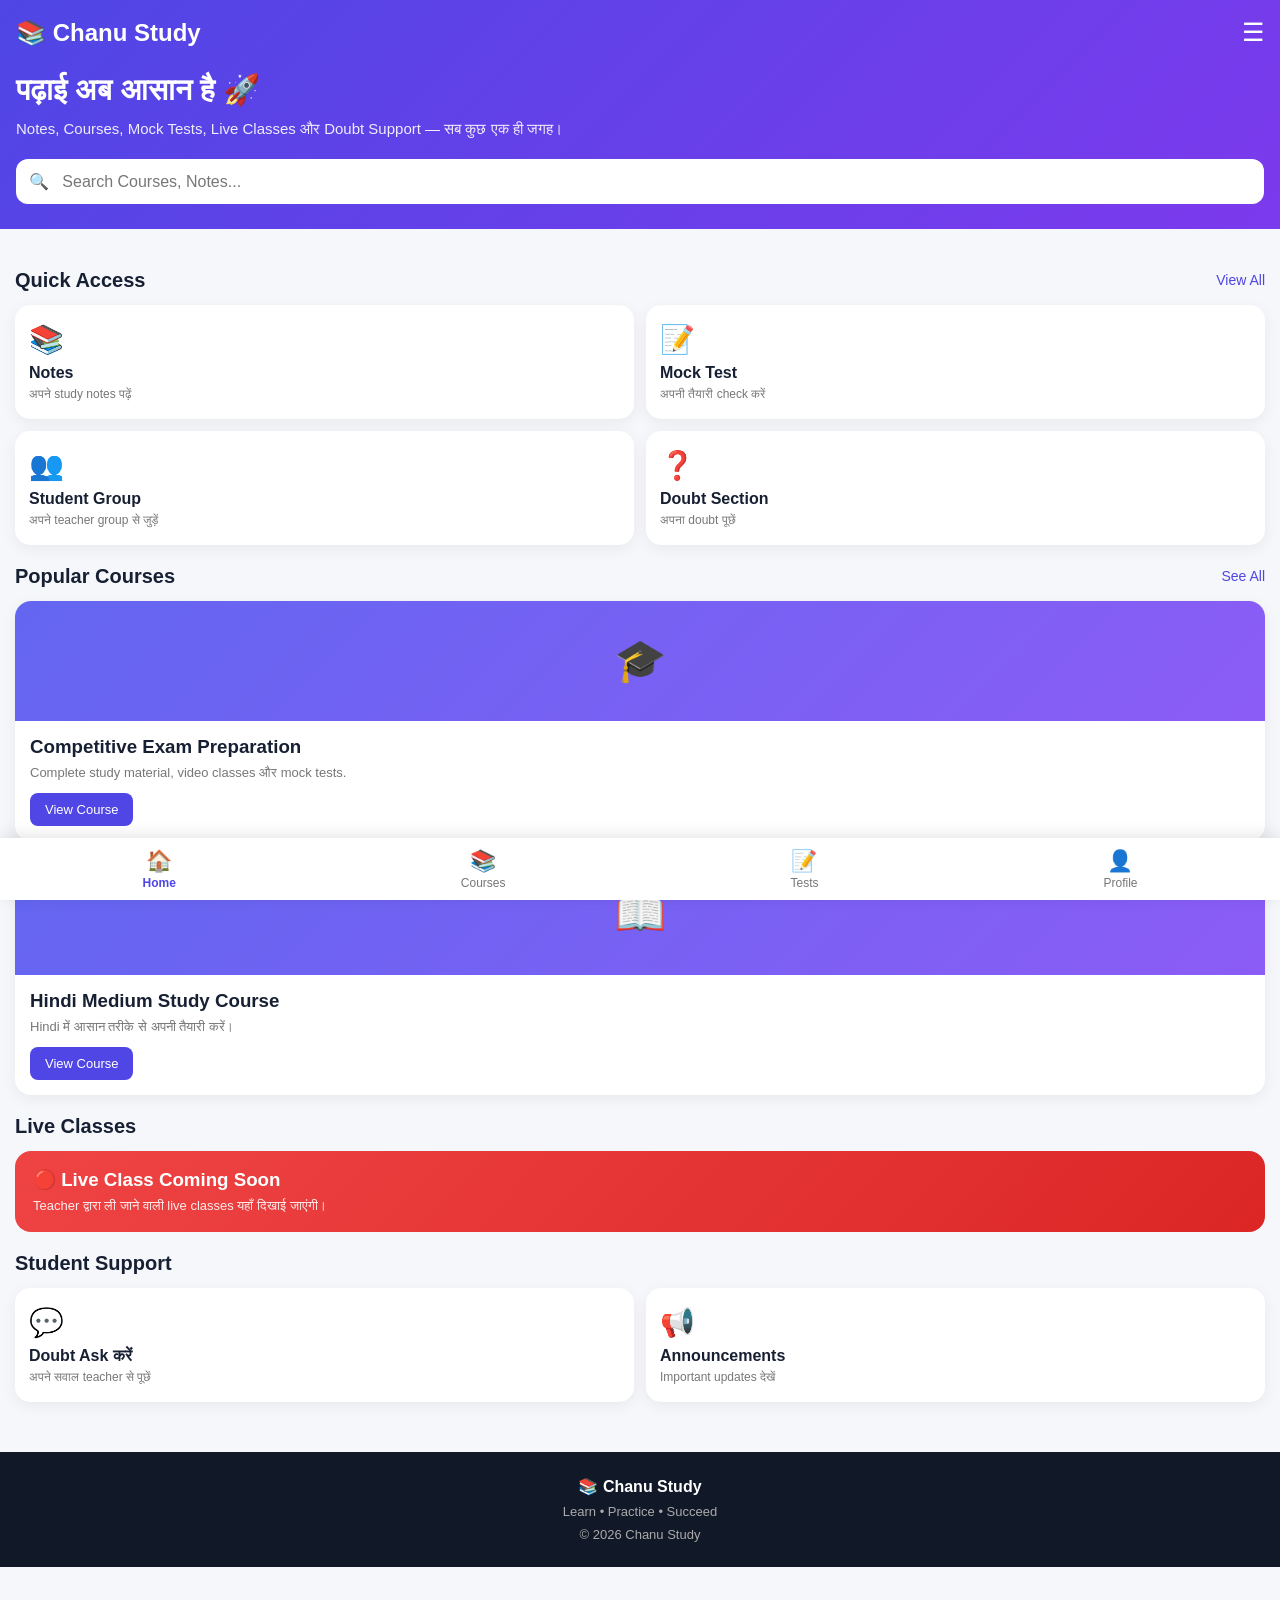
<file: index (3).html>
<!DOCTYPE html><!DOCTYPE html>
<html lang="hi">
<head>
<meta charset="UTF-8">
<meta name="viewport" content="width=device-width, initial-scale=1.0">

<title>Chanu Study</title>

<style>
*{
  margin:0;
  padding:0;
  box-sizing:border-box;
  font-family:Arial,sans-serif;
}

body{
  background:#f5f7fb;
  color:#172033;
}

/* HEADER */
header{
  background:linear-gradient(135deg,#4f46e5,#7c3aed);
  color:white;
  padding:18px 16px 25px;
}

.top{
  display:flex;
  align-items:center;
  justify-content:space-between;
}

.logo{
  font-size:24px;
  font-weight:bold;
}

.menu{
  font-size:25px;
}

/* HERO */
.hero{
  margin-top:25px;
}

.hero h1{
  font-size:30px;
  margin-bottom:10px;
}

.hero p{
  font-size:15px;
  opacity:.9;
  line-height:1.5;
}

.search{
  margin-top:18px;
  background:white;
  border-radius:12px;
  padding:13px;
  color:#777;
}

/* MAIN */
main{
  padding:20px 15px;
}

.section-title{
  display:flex;
  justify-content:space-between;
  align-items:center;
  margin:20px 0 13px;
}

.section-title h2{
  font-size:20px;
}

.section-title span{
  color:#4f46e5;
  font-size:14px;
}

/* QUICK MENU */
.quick{
  display:grid;
  grid-template-columns:repeat(2,1fr);
  gap:12px;
}

.card{
  background:white;
  padding:18px 14px;
  border-radius:15px;
  box-shadow:0 4px 15px rgba(0,0,0,.06);
}

.icon{
  font-size:28px;
  margin-bottom:8px;
}

.card h3{
  font-size:16px;
  margin-bottom:5px;
}

.card p{
  font-size:12px;
  color:#777;
}

/* COURSE */
.course{
  background:white;
  border-radius:16px;
  margin-bottom:14px;
  overflow:hidden;
  box-shadow:0 4px 15px rgba(0,0,0,.06);
}

.course-img{
  height:120px;
  background:linear-gradient(135deg,#6366f1,#8b5cf6);
  display:flex;
  align-items:center;
  justify-content:center;
  color:white;
  font-size:42px;
}

.course-content{
  padding:15px;
}

.course-content h3{
  margin-bottom:7px;
}

.course-content p{
  font-size:13px;
  color:#777;
}

.btn{
  display:inline-block;
  margin-top:12px;
  padding:9px 15px;
  background:#4f46e5;
  color:white;
  border-radius:8px;
  text-decoration:none;
  font-size:13px;
}

/* LIVE */
.live{
  background:linear-gradient(135deg,#ef4444,#dc2626);
  color:white;
  padding:18px;
  border-radius:16px;
  margin-top:10px;
}

.live h3{
  margin-bottom:7px;
}

.live p{
  font-size:13px;
  opacity:.9;
}

/* FOOTER */
footer{
  background:#111827;
  color:white;
  text-align:center;
  padding:25px 15px;
  margin-top:30px;
}

footer p{
  font-size:13px;
  color:#aaa;
  margin-top:8px;
}

/* BOTTOM NAV */
.bottom-nav{
  position:fixed;
  bottom:0;
  left:0;
  right:0;
  background:white;
  height:62px;
  display:flex;
  justify-content:space-around;
  align-items:center;
  box-shadow:0 -3px 15px rgba(0,0,0,.1);
}

.nav-item{
  text-align:center;
  font-size:12px;
  color:#777;
}

.nav-item.active{
  color:#4f46e5;
  font-weight:bold;
}

.nav-icon{
  font-size:21px;
  display:block;
  margin-bottom:3px;
}

body{
  padding-bottom:70px;
}
</style>
</head>

<body>

<header>

  <div class="top">
    <div class="logo">📚 Chanu Study</div>
    <div class="menu">☰</div>
  </div>

  <div class="hero">
    <h1>पढ़ाई अब आसान है 🚀</h1>
    <p>
      Notes, Courses, Mock Tests, Live Classes और Doubt Support —
      सब कुछ एक ही जगह।
    </p>

    <div class="search">
      🔍 &nbsp; Search Courses, Notes...
    </div>
  </div>

</header>


<main>

  <!-- QUICK ACCESS -->
  <div class="section-title">
    <h2>Quick Access</h2>
    <span>View All</span>
  </div>

  <div class="quick">

    <div class="card">
      <div class="icon">📚</div>
      <h3>Notes</h3>
      <p>अपने study notes पढ़ें</p>
    </div>

    <div class="card">
      <div class="icon">📝</div>
      <h3>Mock Test</h3>
      <p>अपनी तैयारी check करें</p>
    </div>

    <div class="card">
      <div class="icon">👥</div>
      <h3>Student Group</h3>
      <p>अपने teacher group से जुड़ें</p>
    </div>

    <div class="card">
      <div class="icon">❓</div>
      <h3>Doubt Section</h3>
      <p>अपना doubt पूछें</p>
    </div>

  </div>


  <!-- COURSES -->
  <div class="section-title">
    <h2>Popular Courses</h2>
    <span>See All</span>
  </div>

  <div class="course">

    <div class="course-img">
      🎓
    </div>

    <div class="course-content">
      <h3>Competitive Exam Preparation</h3>
      <p>
        Complete study material, video classes और mock tests.
      </p>

      <a href="#" class="btn">View Course</a>
    </div>

  </div>


  <div class="course">

    <div class="course-img">
      📖
    </div>

    <div class="course-content">
      <h3>Hindi Medium Study Course</h3>
      <p>
        Hindi में आसान तरीके से अपनी तैयारी करें।
      </p>

      <a href="#" class="btn">View Course</a>
    </div>

  </div>


  <!-- LIVE CLASS -->
  <div class="section-title">
    <h2>Live Classes</h2>
  </div>

  <div class="live">
    <h3>🔴 Live Class Coming Soon</h3>
    <p>
      Teacher द्वारा ली जाने वाली live classes यहाँ दिखाई जाएंगी।
    </p>
  </div>


  <!-- STUDENT SUPPORT -->
  <div class="section-title">
    <h2>Student Support</h2>
  </div>

  <div class="quick">

    <div class="card">
      <div class="icon">💬</div>
      <h3>Doubt Ask करें</h3>
      <p>अपने सवाल teacher से पूछें</p>
    </div>

    <div class="card">
      <div class="icon">📢</div>
      <h3>Announcements</h3>
      <p>Important updates देखें</p>
    </div>

  </div>

</main>


<footer>

  <strong>📚 Chanu Study</strong>

  <p>
    Learn • Practice • Succeed
  </p>

  <p>
    © 2026 Chanu Study
  </p>

</footer>


<!-- BOTTOM NAVIGATION -->

<div class="bottom-nav">

  <div class="nav-item active">
    <span class="nav-icon">🏠</span>
    Home
  </div>

  <div class="nav-item">
    <span class="nav-icon">📚</span>
    Courses
  </div>

  <div class="nav-item">
    <span class="nav-icon">📝</span>
    Tests
  </div>

  <div class="nav-item">
    <span class="nav-icon">👤</span>
    Profile
  </div>

</div>

</body>
</html>
<html>

<head>
  <meta charset="UTF-8">
  <meta name="viewport" content="width=device-width, initial-scale=1">
  <title></title>
</head>

<body>
  
</body>

</html>
</file>
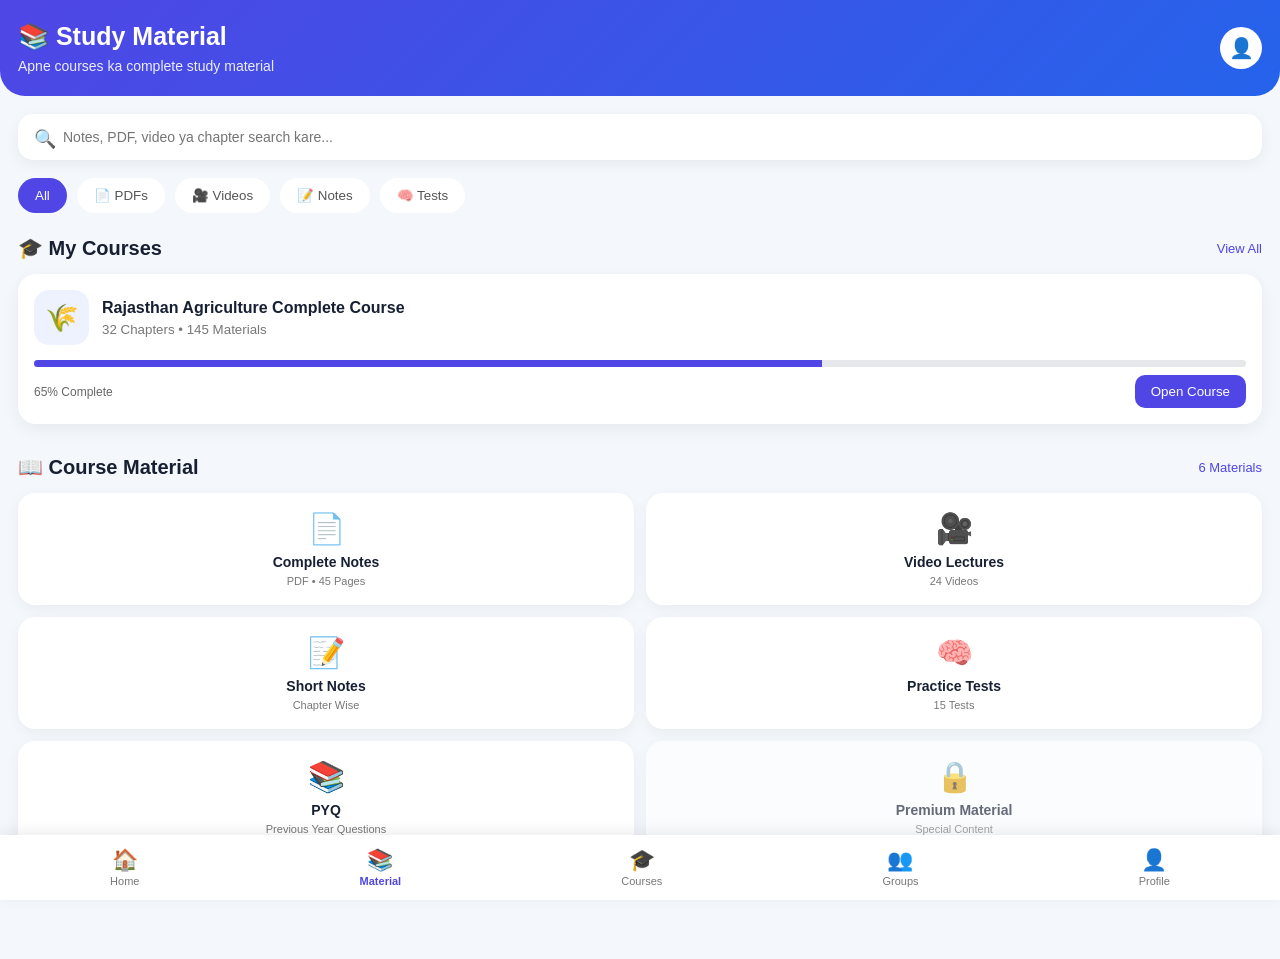
<file: student-material.html>
<!DOCTYPE html>
<html><!DOCTYPE html>
<html lang="hi">
<head>
<meta charset="UTF-8">
<meta name="viewport" content="width=device-width, initial-scale=1.0">

<title>Student Material | Chanu Study</title>

<style>
*{
  margin:0;
  padding:0;
  box-sizing:border-box;
  font-family:Arial,sans-serif;
}

body{
  background:#f4f7fb;
  color:#172033;
}

/* HEADER */
.header{
  background:linear-gradient(135deg,#4f46e5,#2563eb);
  color:white;
  padding:22px 18px;
  border-radius:0 0 25px 25px;
}

.header-top{
  display:flex;
  justify-content:space-between;
  align-items:center;
}

.header h1{
  font-size:25px;
}

.header p{
  margin-top:7px;
  opacity:.9;
  font-size:14px;
}

.profile{
  width:42px;
  height:42px;
  border-radius:50%;
  background:white;
  color:#2563eb;
  display:flex;
  align-items:center;
  justify-content:center;
  font-size:20px;
}

/* SEARCH */
.search-box{
  margin:18px;
  position:relative;
}

.search-box input{
  width:100%;
  padding:15px 18px 15px 45px;
  border:none;
  border-radius:15px;
  outline:none;
  background:white;
  box-shadow:0 4px 15px rgba(0,0,0,.06);
  font-size:14px;
}

.search-icon{
  position:absolute;
  left:16px;
  top:14px;
  font-size:18px;
}

/* CATEGORY */
.categories{
  display:flex;
  gap:10px;
  overflow-x:auto;
  padding:0 18px 15px;
}

.categories button{
  border:none;
  padding:10px 17px;
  border-radius:20px;
  background:white;
  color:#555;
  white-space:nowrap;
  cursor:pointer;
}

.categories button.active{
  background:#4f46e5;
  color:white;
}

/* SECTION */
.section{
  padding:8px 18px;
}

.section-title{
  display:flex;
  justify-content:space-between;
  align-items:center;
  margin-bottom:14px;
}

.section-title h2{
  font-size:20px;
}

.section-title span{
  color:#4f46e5;
  font-size:13px;
}

/* COURSE */
.course{
  background:white;
  border-radius:18px;
  padding:16px;
  margin-bottom:15px;
  box-shadow:0 5px 18px rgba(0,0,0,.06);
}

.course-top{
  display:flex;
  gap:13px;
  align-items:center;
}

.course-icon{
  width:55px;
  height:55px;
  border-radius:15px;
  background:#eef2ff;
  display:flex;
  align-items:center;
  justify-content:center;
  font-size:27px;
}

.course h3{
  font-size:16px;
}

.course small{
  color:#777;
  display:block;
  margin-top:5px;
}

.progress{
  height:7px;
  background:#e5e7eb;
  border-radius:10px;
  margin:15px 0 8px;
  overflow:hidden;
}

.progress-bar{
  height:100%;
  width:65%;
  background:#4f46e5;
}

.course-bottom{
  display:flex;
  justify-content:space-between;
  align-items:center;
}

.course-bottom span{
  font-size:12px;
  color:#666;
}

.open-btn{
  border:none;
  background:#4f46e5;
  color:white;
  padding:9px 16px;
  border-radius:10px;
  cursor:pointer;
}

/* MATERIAL GRID */
.material-grid{
  display:grid;
  grid-template-columns:repeat(2,1fr);
  gap:12px;
}

.material{
  background:white;
  padding:18px 12px;
  border-radius:17px;
  text-align:center;
  box-shadow:0 4px 14px rgba(0,0,0,.05);
  cursor:pointer;
  transition:.2s;
}

.material:active{
  transform:scale(.97);
}

.material-icon{
  font-size:30px;
  margin-bottom:8px;
}

.material h3{
  font-size:14px;
}

.material p{
  color:#777;
  font-size:11px;
  margin-top:5px;
}

/* LOCKED */
.locked{
  opacity:.65;
}

.lock{
  font-size:11px;
  color:#dc2626;
  margin-top:6px;
}

/* EMPTY */
.empty{
  text-align:center;
  padding:30px 10px;
  color:#777;
  display:none;
}

/* BOTTOM NAV */
.bottom-nav{
  position:fixed;
  bottom:0;
  left:0;
  right:0;
  background:white;
  height:65px;
  display:flex;
  justify-content:space-around;
  align-items:center;
  box-shadow:0 -3px 15px rgba(0,0,0,.08);
}

.nav-item{
  text-align:center;
  font-size:11px;
  color:#777;
}

.nav-item div{
  font-size:21px;
  margin-bottom:3px;
}

.nav-item.active{
  color:#4f46e5;
  font-weight:bold;
}

.content{
  padding-bottom:80px;
}
</style>
</head>

<body>

<div class="content">

  <!-- HEADER -->
  <div class="header">
    <div class="header-top">
      <div>
        <h1>📚 Study Material</h1>
        <p>Apne courses ka complete study material</p>
      </div>

      <div class="profile">👤</div>
    </div>
  </div>

  <!-- SEARCH -->
  <div class="search-box">
    <span class="search-icon">🔍</span>
    <input
      type="text"
      id="search"
      placeholder="Notes, PDF, video ya chapter search kare..."
      onkeyup="searchMaterial()"
    >
  </div>

  <!-- CATEGORY -->
  <div class="categories">
    <button class="active" onclick="filterMaterial('all',this)">All</button>
    <button onclick="filterMaterial('pdf',this)">📄 PDFs</button>
    <button onclick="filterMaterial('video',this)">🎥 Videos</button>
    <button onclick="filterMaterial('notes',this)">📝 Notes</button>
    <button onclick="filterMaterial('test',this)">🧠 Tests</button>
  </div>

  <!-- MY COURSES -->
  <div class="section">

    <div class="section-title">
      <h2>🎓 My Courses</h2>
      <span>View All</span>
    </div>

    <div class="course">

      <div class="course-top">

        <div class="course-icon">🌾</div>

        <div>
          <h3>Rajasthan Agriculture Complete Course</h3>
          <small>32 Chapters • 145 Materials</small>
        </div>

      </div>

      <div class="progress">
        <div class="progress-bar"></div>
      </div>

      <div class="course-bottom">
        <span>65% Complete</span>
        <button class="open-btn"
        onclick="openCourse('Rajasthan Agriculture Complete Course')">
          Open Course
        </button>
      </div>

    </div>

  </div>

  <!-- COURSE MATERIAL -->
  <div class="section">

    <div class="section-title">
      <h2>📖 Course Material</h2>
      <span id="materialCount">6 Materials</span>
    </div>

    <div class="material-grid" id="materialGrid">

      <div class="material" data-type="pdf" data-name="Rajasthan Agriculture Notes">
        <div class="material-icon">📄</div>
        <h3>Complete Notes</h3>
        <p>PDF • 45 Pages</p>
      </div>

      <div class="material" data-type="video" data-name="Agriculture Video Lecture">
        <div class="material-icon">🎥</div>
        <h3>Video Lectures</h3>
        <p>24 Videos</p>
      </div>

      <div class="material" data-type="notes" data-name="Important Short Notes">
        <div class="material-icon">📝</div>
        <h3>Short Notes</h3>
        <p>Chapter Wise</p>
      </div>

      <div class="material" data-type="test" data-name="Practice Test">
        <div class="material-icon">🧠</div>
        <h3>Practice Tests</h3>
        <p>15 Tests</p>
      </div>

      <div class="material" data-type="pdf" data-name="Previous Year Questions">
        <div class="material-icon">📚</div>
        <h3>PYQ</h3>
        <p>Previous Year Questions</p>
      </div>

      <div class="material locked" data-type="video" data-name="Premium Video">
        <div class="material-icon">🔒</div>
        <h3>Premium Material</h3>
        <p>Special Content</p>
        <div class="lock">Course Required</div>
      </div>

    </div>

    <div class="empty" id="empty">
      😕 Material nahi mila
    </div>

  </div>

</div>

<!-- BOTTOM NAV -->
<div class="bottom-nav">

  <div class="nav-item">
    <div>🏠</div>
    Home
  </div>

  <div class="nav-item active">
    <div>📚</div>
    Material
  </div>

  <div class="nav-item">
    <div>🎓</div>
    Courses
  </div>

  <div class="nav-item">
    <div>👥</div>
    Groups
  </div>

  <div class="nav-item">
    <div>👤</div>
    Profile
  </div>

</div>

<script>

/* OPEN COURSE */
function openCourse(courseName){

  alert(
    "🎓 " + courseName +
    "\\n\\nCourse unlocked hai.\\nAapke saare notes, PDFs, videos aur tests yahan available hain."
  );

}


/* FILTER */
function filterMaterial(type,button){

  const materials =
    document.querySelectorAll(".material");

  document
    .querySelectorAll(".categories button")
    .forEach(btn => btn.classList.remove("active"));

  button.classList.add("active");

  let count = 0;

  materials.forEach(material => {

    if(type === "all" || material.dataset.type === type){

      material.style.display = "block";
      count++;

    }else{

      material.style.display = "none";

    }

  });

  document.getElementById("materialCount").innerText =
    count + " Materials";

  document.getElementById("empty").style.display =
    count === 0 ? "block" : "none";

}


/* SEARCH */
function searchMaterial(){

  const value =
    document.getElementById("search")
    .value
    .toLowerCase();

  const materials =
    document.querySelectorAll(".material");

  let count = 0;

  materials.forEach(material => {

    const name =
      material.dataset.name.toLowerCase();

    if(name.includes(value)){

      material.style.display = "block";
      count++;

    }else{

      material.style.display = "none";

    }

  });

  document.getElementById("materialCount").innerText =
    count + " Materials";

  document.getElementById("empty").style.display =
    count === 0 ? "block" : "none";

}

</script>

</body>
</html>

<head>
  <meta charset="UTF-8">
  <meta name="viewport" content="width=device-width, initial-scale=1">
  <title></title>
</head>

<body>
  
</body>

</html>
</file>
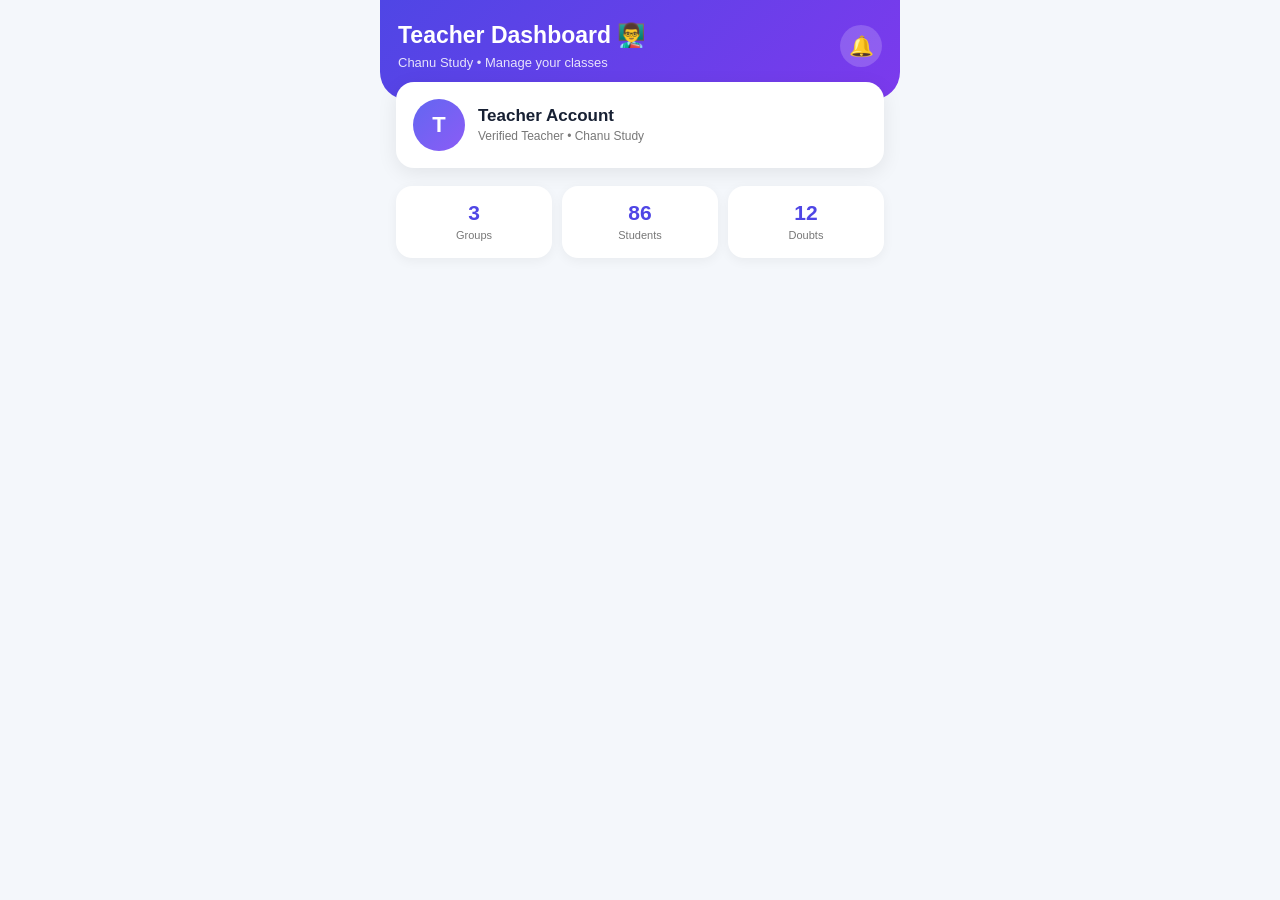
<file: teacher.html>
<!DOCTYPE html><!DOCTYPE html>
<html lang="hi">
<head>
<meta charset="UTF-8">
<meta name="viewport" content="width=device-width, initial-scale=1.0">

<title>Teacher Dashboard | Chanu Study</title>

<style>
*{
  margin:0;
  padding:0;
  box-sizing:border-box;
  font-family:Arial,sans-serif;
}

body{
  background:#f4f7fb;
  color:#172033;
}

/* HEADER */
.header{
  background:linear-gradient(135deg,#4f46e5,#7c3aed);
  color:white;
  padding:22px 18px 30px;
  border-radius:0 0 28px 28px;
}

.header-top{
  display:flex;
  justify-content:space-between;
  align-items:center;
}

.header h1{
  font-size:23px;
}

.header p{
  margin-top:6px;
  opacity:.85;
  font-size:13px;
}

.bell{
  width:42px;
  height:42px;
  border-radius:50%;
  background:rgba(255,255,255,.18);
  display:flex;
  justify-content:center;
  align-items:center;
  font-size:20px;
}

/* PROFILE */
.profile{
  background:white;
  margin:-18px 16px 18px;
  padding:17px;
  border-radius:18px;
  box-shadow:0 5px 20px rgba(0,0,0,.08);
  display:flex;
  align-items:center;
  gap:13px;
}

.avatar{
  width:52px;
  height:52px;
  border-radius:50%;
  background:linear-gradient(135deg,#6366f1,#8b5cf6);
  color:white;
  display:flex;
  align-items:center;
  justify-content:center;
  font-size:22px;
  font-weight:bold;
}

.profile h3{
  font-size:17px;
}

.profile span{
  font-size:12px;
  color:#777;
}

/* STATS */
.stats{
  display:grid;
  grid-template-columns:repeat(3,1fr);
  gap:10px;
  padding:0 16px;
}

.stat{
  background:white;
  padding:15px 8px;
  border-radius:16px;
  text-align:center;
  box-shadow:0 3px 12px rgba(0,0,0,.05);
}

.stat strong{
  display:block;
  font-size:21px;
  color:#4f46e5;
}

.stat span{
  font-size:11px;
  color:#777;
}

/* SECTION */
.section{
  padding:22px 16px 0;
}

.section-title{
  display:flex;
  justify-content:space-between;
  align-items:center;
  margin-bottom:12px;
}

.section-title h2{
  font-size:18px;
}

.section-title small{
  color:#4f46e5;
}

/* CARDS */
.card{
  background:white;
  padding:17px;
  border-radius:18px;
  margin-bottom:12px;
  box-shadow:0 4px 15px rgba(0,0,0,.06);
}

.group-head{
  display:flex;
  justify-content:space-between;
  align-items:center;
}

.group-icon{
  width:45px;
  height:45px;
  border-radius:13px;
  background:#eef2ff;
  display:flex;
  align-items:center;
  justify-content:center;
  font-size:22px;
}

.group-info{
  flex:1;
  margin-left:12px;
}

.group-info h3{
  font-size:16px;
}

.group-info p{
  color:#777;
  font-size:12px;
  margin-top:4px;
}

.status{
  background:#dcfce7;
  color:#15803d;
  padding:5px 9px;
  border-radius:20px;
  font-size:10px;
}

.actions{
  display:grid;
  grid-template-columns:1fr 1fr;
  gap:8px;
  margin-top:14px;
}

button{
  border:0;
  padding:11px;
  border-radius:11px;
  font-weight:bold;
  cursor:pointer;
}

.primary{
  background:#4f46e5;
  color:white;
}

.light{
  background:#eef2ff;
  color:#4338ca;
}

.danger{
  background:#fee2e2;
  color:#dc2626;
}

/* REQUEST */
.request{
  display:flex;
  align-items:center;
  gap:11px;
}

.student{
  width:42px;
  height:42px;
  border-radius:50%;
  background:#e0e7ff;
  display:flex;
  align-items:center;
  justify-content:center;
  font-weight:bold;
  color:#4338ca;
}

.request-info{
  flex:1;
}

.request-info h4{
  font-size:14px;
}

.request-info p{
  font-size:11px;
  color:#888;
  margin-top:3px;
}

.request-buttons{
  display:flex;
  gap:5px;
}

.request-buttons button{
  padding:8px 10px;
  font-size:11px;
}

/* MENU */
.menu{
  padding:22px 16px 35px;
}

.menu-item{
  background:white;
  margin-bottom:9px;
  padding:15px;
  border-radius:15px;
  display:flex;
  align-items:center;
  gap:13px;
  box-shadow:0 3px 12px rgba(0,0,0,.04);
}

.menu-icon{
  width:40px;
  height:40px;
  border-radius:11px;
  background:#f1f5f9;
  display:flex;
  align-items:center;
  justify-content:center;
  font-size:19px;
}

.menu-item div:nth-child(2){
  flex:1;
}

.menu-item h4{
  font-size:14px;
}

.menu-item p{
  font-size:11px;
  color:#888;
  margin-top:3px;
}

.arrow{
  color:#999;
}

/* MODAL */
.modal{
  display:none;
  position:fixed;
  inset:0;
  background:rgba(0,0,0,.55);
  align-items:flex-end;
  justify-content:center;
  z-index:10;
}

.modal-box{
  width:100%;
  max-width:500px;
  background:white;
  padding:22px;
  border-radius:25px 25px 0 0;
}

.modal-box h2{
  margin-bottom:15px;
}

.input{
  width:100%;
  padding:13px;
  border:1px solid #ddd;
  border-radius:11px;
  margin-bottom:10px;
  outline:none;
}

.close{
  background:#eee;
  color:#333;
  width:100%;
  margin-top:8px;
}

@media(min-width:600px){
  body{
    max-width:520px;
    margin:auto;
  }
}
</style>
</head>

<body>

<!-- HEADER -->
<div class="header">
  <div class="header-top">
    <div>
      <h1>Teacher Dashboard 👨‍🏫</h1>
      <p>Chanu Study • Manage your classes</p>
    </div>

    <div class="bell" onclick="showNotification()">
      🔔
    </div>
  </div>
</div>

<!-- PROFILE -->
<div class="profile">
  <div class="avatar">T</div>

  <div>
    <h3>Teacher Account</h3>
    <span>Verified Teacher • Chanu Study</span>
  </div>
</div>

<!-- STATS -->
<div class="stats">

  <div class="stat">
    <strong id="groupCount">3</strong>
    <span>Groups</span>
  </div>

  <div class="stat">
    <strong id="studentCount">86</strong>
    <span>Students</span>
  </div>

  <div class="stat">
    <strong id="doubtCount">12</strong>
    <span>Doubts</span>
  </div>

</div>

<!-- GROUPS -->
<div class="section
<html>

<head>
  <meta charset="UTF-8">
  <meta name="viewport" content="width=device-width, initial-scale=1">
  <title></title>
</head>

<body>
  
</body>

</html>
</file>
